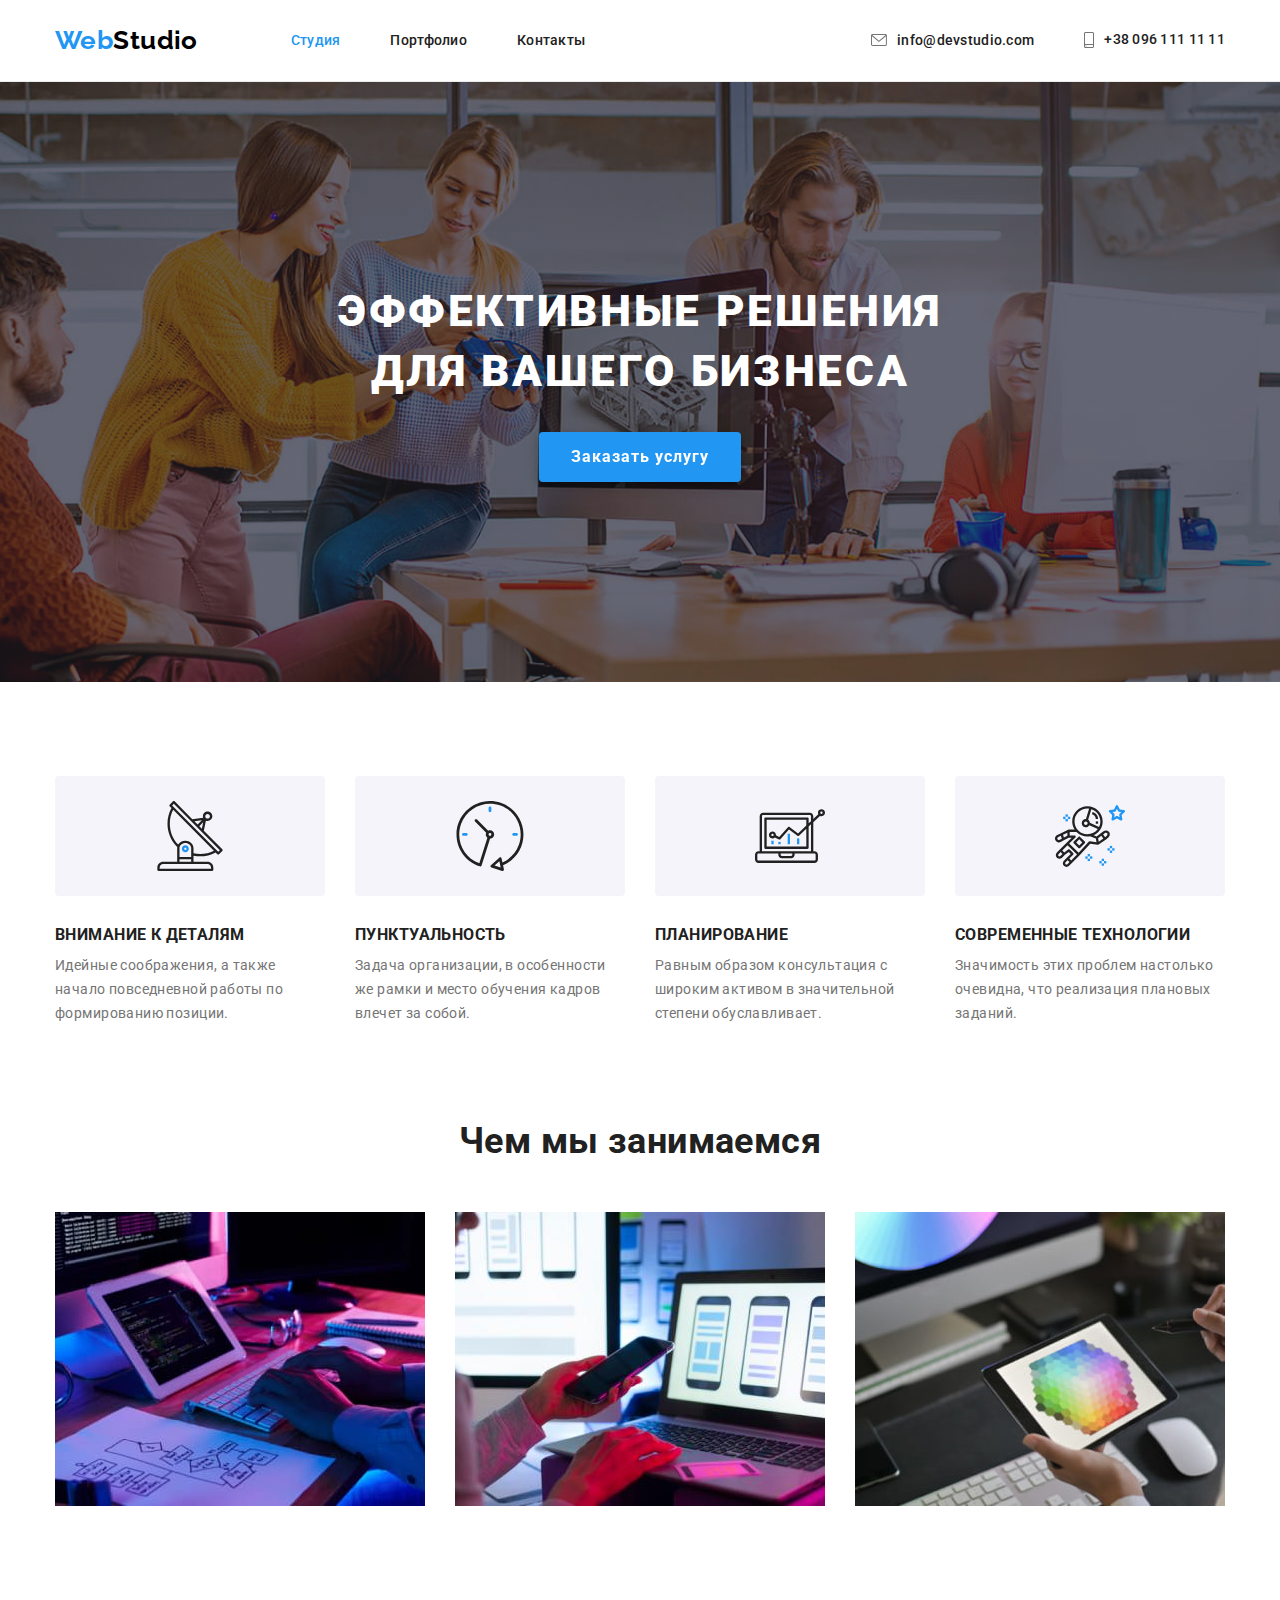
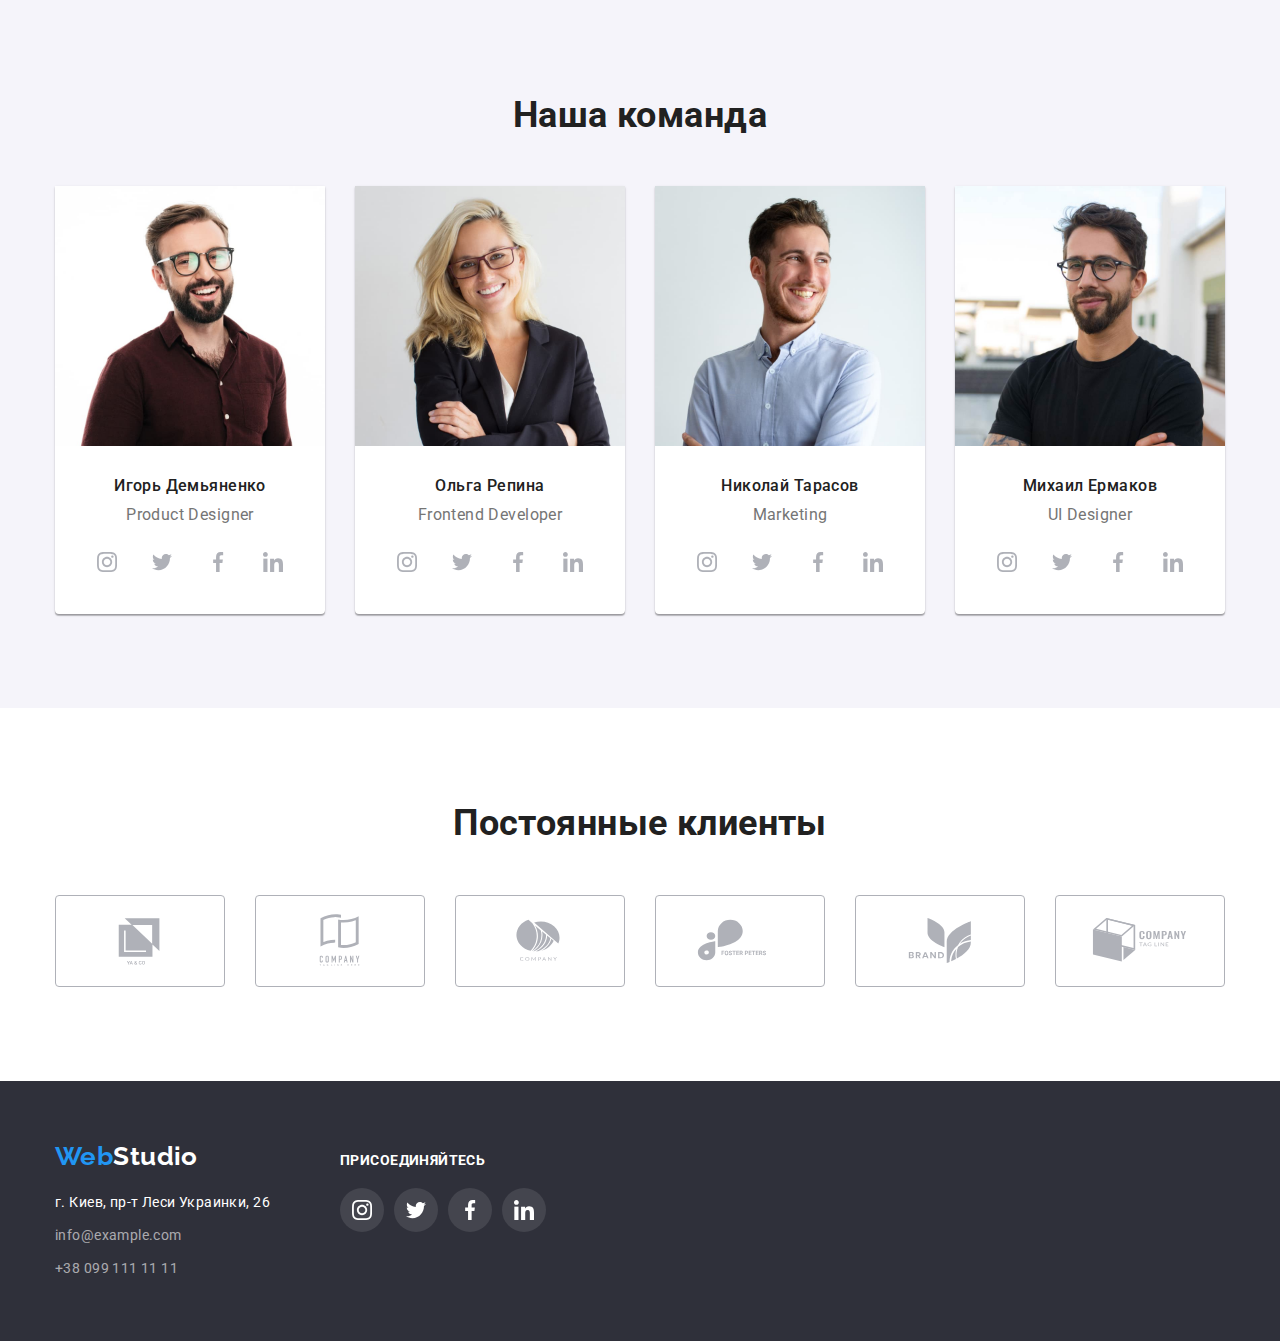
<file: index.html>
<!DOCTYPE html>
<html lang="en">
<head>
    <meta charset="UTF-8">
    <meta http-equiv="X-UA-Compatible" content="IE=edge">
    <meta name="viewport" content="width=device-width, initial-scale=1.0">
    <title>Студия</title>
    <link rel="preconnect" href="https://fonts.gstatic.com">
    <link href="https://fonts.googleapis.com/css2?family=Raleway:wght@700&family=Roboto:wght@400;500;700;900&display=swap"
        rel="stylesheet">
    <link rel="stylesheet" href="https://cdnjs.cloudflare.com/ajax/libs/modern-normalize/1.1.0/modern-normalize.css"
        integrity="sha512-Y0MM+V6ymRKN2zStTqzQ227DWhhp4Mzdo6gnlRnuaNCbc+YN/ZH0sBCLTM4M0oSy9c9VKiCvd4Jk44aCLrNS5Q=="
        crossorigin="anonymous" referrerpolicy="no-referrer" />
    <link rel="stylesheet" href="./css/styles.css">
</head>
<body>
<!--HEADER-->
    <header class="header">
        <div class="container flex header-container">
            <nav class="navigation flex">
                <a href="./index.html" lang="en" class="logo header-logo flex"><span class="logo-blue">Web</span><span
                    class="logo-black">Studio</span>
                </a>
                <ul class="menu-list list flex">
                    <li class="menu-item">
                        <a href="./index.html" class="menu-link link current-link">Студия</a>
                    </li>
                    <li class="menu-item">
                        <a href="./portfolio.html" class="menu-link link">Портфолио</a>
                    </li>
                    <li class="menu-item">
                        <a href="/" class="menu-link link">Контакты</a>
                    </li>
                </ul>
            </nav>
            <ul class="navigation-contact list flex">
                <li class="menu-contact-item link">
                    <a href="mailto:info@devstudio.com" class="menu-contact link">
                    <svg width="16" height="12" class="contact-header-svg mail-svg">
                        <use href="./images/sprite.svg#icon-envelope"></use>
                    </svg>
                        info@devstudio.com</a>
                </li>
                <li class="menu-contact-item link">
                    <a href="tel:+380961111111" class="menu-contact link">
                    <svg width="10" height="16" class="contact-header-svg tel-svg">
                        <use href="./images/sprite.svg#icon-smartphone"></use>
                    </svg>
                        +38 096 111 11 11</a>
                </li>
            </ul>
        </div>
    
    </header>
    <main>
        
<!--HERO-->
        <section class=hero>
            <div class="container">
            <h1 class="hero-title">Эффективные решения для вашего бизнеса</h1>
            <button type="button" class="hero-button">Заказать услугу</button>
            </div>

        </section>

<!--FEATURES-->
        <section class="features section">
            <div class="container features-container">
                <h2 hidden class="features-text">Особенности</h2>
                <ul class="features-list list flex wrap">
                    <li class="features-block">
                        <div class="features-block-svg">
                        <svg class="features-svg">
                            <use href="./images/sprite.svg#icon-antenna"></use>
                        </svg>
                        </div>
                        <h3 class="features-title">Внимание к деталям</h3>
                        <p class="features-text">Идейные соображения, а также начало повседневной работы по формированию позиции.</p>
                    </li>
                    <li class="features-block">
                        <div class="features-block-svg">
                        <svg class="features-svg">
                            <use href="./images/sprite.svg#icon-clock"></use>
                        </svg>
                        </div>
                        <h3 class="features-title">Пунктуальность</h3>
                        <p class="features-text">Задача организации, в особенности же рамки и место обучения кадров влечет за собой.</p>
                    </li>
                    <li class="features-block">
                        <div class="features-block-svg">
                        <svg class="features-svg">
                            <use href="./images/sprite.svg#icon-diagram"></use>
                        </svg>
                        </div>
                        <h3 class="features-title">Планирование</h3>
                        <p class="features-text">Равным образом консультация с широким активом в значительной степени обуславливает.</p>
                    </li>
                    <li class="features-block">
                        <div class="features-block-svg">
                        <svg class="features-svg">
                            <use href="./images/sprite.svg#icon-astronaut"></use>
                        </svg>
                        </div>
                        <h3 class="features-title">Современные технологии</h3>
                        <p class="features-text">Значимость этих проблем настолько очевидна, что реализация плановых заданий.</p>
                    </li>
                </ul>
            </div>


        </section>

<!--ABOUT-->
        <section class="about section">
            <div class="container">
            <h2 class="title about-title">Чем мы занимаемся</h2>
            <ul class="about-list list flex wrap">
                <li class="about-list-img">
                    <img src="images/about/img_1.jpg" alt="разработка кода" width="370" height="294">
                </li>
                <li class="about-list-img">
                    <img src="images/about/img_2.jpg" alt="разработка дизайна" width="370" height="294">
                </li>
                <li class="about-list-img">
                    <img src="images/about/img_3.jpg" alt="выбор цвета" width="370" height="294">
                </li>
            </ul>
            </div>

        </section>

<!--COMMAND-->
        <section class="command section">
                        <div class="container">
            <h2 class="title">Наша команда</h2>
            <ul class="command-list list flex wrap">
                <li class="command-list-item">
                    <img src="images/command/img_4.jpg" alt="человек" width="270" height="260">
                    <div class=command-title>
                    <h3 class="command-list-item-title">Игорь Демьяненко</h3>
                    <p lang="en" class="command-list-item-text">Product Designer</p>
                    <ul class="social-list-command list flex">
                        <li class="social-list-item">
                            <a href="" class="social-list-item-link social-list-item-link-command link">
                        
                                    <svg class="social-list-icon social-list-icon-command">
                                        <use href="./images/sprite.svg#icon-instagram"></use>
                                    </svg>
                                
                            </a>
                        </li>
                        <li class="social-list-item">
                            <a href="" class="social-list-item-link social-list-item-link-command link">
                        
                                    <svg class="social-list-icon social-list-icon-command">
                                        <use href="./images/sprite.svg#icon-twitter"></use>
                                    </svg>
                                
                            </a>
                        </li>
                        <li class="social-list-item">
                            <a href="" class="social-list-item-link social-list-item-link-command link">
                        
                                    <svg class="social-list-icon social-list-icon-command">
                                        <use href="./images/sprite.svg#icon-facebook"></use>
                                    </svg>
                                
                            </a>
                        </li>
                        <li class="social-list-item">
                            <a href="" class="social-list-item-link social-list-item-link-command link">
                        
                                    <svg class="social-list-icon social-list-icon-command">
                                    <use href="./images/sprite.svg#icon-linkedin"></use>
                                    </svg>
                                
                            </a>
                        </li>
                    </ul>
                    </div>
                </li>
                <li class="command-list-item">
                    <img src="images/command/img_5.jpg" alt="человек" width="270" height="260">
                    
                    <div class=command-title>
                    <h3 class="command-list-item-title">Ольга Репина</h3>
                    <p lang="en" class="command-list-item-text">Frontend Developer</p>
                    <ul class="social-list-command list flex">
                        <li class="social-list-item">
                            <a href="" class="social-list-item-link social-list-item-link-command link">
                        
                                    <svg class="social-list-icon social-list-icon-command">
                                        <use href="./images/sprite.svg#icon-instagram"></use>
                                    </svg>
                                
                            </a>
                        </li>
                        <li class="social-list-item">
                            <a href="" class="social-list-item-link social-list-item-link-command link">
                        
                                    <svg class="social-list-icon social-list-icon-command">
                                        <use href="./images/sprite.svg#icon-twitter"></use>
                                    </svg>
                                
                            </a>
                        </li>
                        <li class="social-list-item">
                            <a href="" class="social-list-item-link social-list-item-link-command link">
                        
                                    <svg class="social-list-icon social-list-icon-command">
                                        <use href="./images/sprite.svg#icon-facebook"></use>
                                    </svg>
                                
                            </a>
                        </li>
                        <li class="social-list-item">
                            <a href="" class="social-list-item-link social-list-item-link-command link">
                        
                                    <svg class="social-list-icon social-list-icon-command">
                                        <use href="./images/sprite.svg#icon-linkedin"></use>
                                    </svg>
                                
                            </a>
                        </li>
                    </ul>
                    </div>
                </li>
                <li class="command-list-item">
                    <img src="images/command/img_6.jpg" alt="человек" width="270" height="260">
                    
                    <div class=command-title>
                    <h3 class="command-list-item-title">Николай Тарасов</h3>
                    <p lang="en" class="command-list-item-text">Marketing</p>
                    <ul class="social-list-command list flex">
                        <li class="social-list-item">
                            <a href="" class="social-list-item-link social-list-item-link-command link">
                        
                                    <svg class="social-list-icon social-list-icon-command">
                                        <use href="./images/sprite.svg#icon-instagram"></use>
                                    </svg>
                                
                            </a>
                        </li>
                        <li class="social-list-item">
                            <a href="" class="social-list-item-link social-list-item-link-command link">
                        
                                    <svg class="social-list-icon social-list-icon-command">
                                        <use href="./images/sprite.svg#icon-twitter"></use>
                                    </svg>
                                
                            </a>
                        </li>
                        <li class="social-list-item">
                            <a href="" class="social-list-item-link social-list-item-link-command link">
                        
                                    <svg class="social-list-icon social-list-icon-command">
                                        <use href="./images/sprite.svg#icon-facebook"></use>
                                    </svg>
                                
                            </a>
                        </li>
                        <li class="social-list-item">
                            <a href="" class="social-list-item-link social-list-item-link-command link">
                        
                                    <svg class="social-list-icon social-list-icon-command">
                                        <use href="./images/sprite.svg#icon-linkedin"></use>
                                    </svg>
                                
                            </a>
                        </li>
                    </ul>
                    </div>
                </li>
                <li class="command-list-item">
                    <img src="images/command/img_7.jpg" alt="человек" width="270" height="260">
                    
                    <div class=command-title>
                    <h3 class="command-list-item-title">Михаил Ермаков</h3>
                    <p lang="en" class="command-list-item-text">UI Designer</p>
                    <ul class="social-list-command list flex">
                        <li class="social-list-item">
                            <a href="" class="social-list-item-link social-list-item-link-command link">
                        
                                    <svg class="social-list-icon social-list-icon-command">
                                        <use href="./images/sprite.svg#icon-instagram"></use>
                                    </svg>
                                
                            </a>
                        </li>
                        <li class="social-list-item">
                            <a href="" class="social-list-item-link social-list-item-link-command link">
                        
                                    <svg class="social-list-icon social-list-icon-command">
                                        <use href="./images/sprite.svg#icon-twitter"></use>
                                    </svg>
                                
                            </a>
                        </li>
                        <li class="social-list-item">
                            <a href="" class="social-list-item-link social-list-item-link-command link">
                        
                                    <svg class="social-list-icon social-list-icon-command">
                                        <use href="./images/sprite.svg#icon-facebook"></use>
                                    </svg>
                                
                            </a>
                        </li>
                        <li class="social-list-item">
                            <a href="" class="social-list-item-link social-list-item-link-command link">
                        
                                    <svg class="social-list-icon social-list-icon-command">
                                        <use href="./images/sprite.svg#icon-linkedin"></use>
                                    </svg>
                                
                            </a>
                        </li>
                    </ul>
                    </div>
                </li>
            </ul>
                        
                    </div>

        </section>
    </main>

<!--CLIENTS-->

<section class="clients section">
    <div class="container">
        <h3 class="clients-item title">Постоянные клиенты</h3>
        <ul class="clients-list list flex">
            <li class="clients-list-item">
                <a href="" class="clients-list-link flex">
                    <svg class="clients-svg">
                        <use href="./images/sprite.svg#icon-client_1"></use>
                    </svg>
                </a>
            </li>
            <li class="clients-list-item">
                <a href="" class="clients-list-link flex">
                    <svg class="clients-svg">
                        <use href="./images/sprite.svg#icon-client_2"></use>
                    </svg>
                </a>
            </li>
            <li class="clients-list-item">
                <a href="" class="clients-list-link flex">
                    <svg class="clients-svg">
                        <use href="./images/sprite.svg#icon-client_3"></use>
                    </svg>
                </a>
            </li>
            <li class="clients-list-item">
                <a href="" class="clients-list-link flex">
                    <svg class="clients-svg">
                        <use href="./images/sprite.svg#icon-client_4"></use>
                    </svg>
                </a>
            </li>
            <li class="clients-list-item">
                <a href="" class="clients-list-link flex">
                    <svg class="clients-svg">
                        <use href="./images/sprite.svg#icon-client_5"></use>
                    </svg>
                </a>
            </li>
            <li class="clients-list-item">
                <a href="" class="clients-list-link flex">
                    <svg class="clients-svg">
                        <use href="./images/sprite.svg#icon-client_6"></use>
                    </svg>
                </a>
            </li>
        </ul>
    </div>
</section>



<!--FOOTER-->
<footer class="footer">
                <div class="container footer-container">

                        <div class="footer-container-box">
    <a href="./index.html" lang="en" class="logo"><span class="logo-blue">Web</span><span
            class="logo-white">Studio</span></a>
    <address class="address-footer">
        <ul class="address-footer-list list flex">
            <li class="address-footer-list-title">
                <a href="https://goo.gl/maps/bDPtSfCHScpDjVdq6" target="_blank" rel="noopener nooferrer"
                    class="address-footer-list-title-link-map link">г. Киев, пр-т Леси Украинки, 26</a>
            </li>
            <li class="address-footer-list-title">
                <a href="mailto:info@example.com" class="address-footer-list-title-link link">info@example.com</a>
            </li>
            <li class="address-footer-list-title">
                <a href="tel:+380991111111" class="address-footer-list-title-link link">+38 099 111 11 11</a>
            </li>
        </ul>
    </address>
                        </div>


                        <div class="footer-container-box-social">
<h3 class=footer-text-social>Присоединяйтесь</h3>
<ul class="social-list-footer list flex">
    <li class="social-list-item">
        <a href="" class="social-list-item-link social-list-item-link-footer link">
    
                <svg class="social-list-icon social-list-icon-footer">
                    <use href="./images/sprite.svg#icon-instagram"></use>
                </svg>
            
        </a>
    </li>
    <li class="social-list-item">
        <a href="" class="social-list-item-link social-list-item-link-footer link">
    
                <svg class="social-list-icon social-list-icon-footer">
                    <use href="./images/sprite.svg#icon-twitter"></use>
                </svg>
            
        </a>
    </li>
    <li class="social-list-item">
        <a href="" class="social-list-item-link social-list-item-link-footer link">
    
                <svg class="social-list-icon social-list-icon-footer">
                    <use href="./images/sprite.svg#icon-facebook"></use>
                </svg>
            
        </a>
    </li>
    <li class="social-list-item">
        <a href="" class="social-list-item-link social-list-item-link-footer link">
    
                <svg class="social-list-icon social-list-icon-footer">
                    <use href="./images/sprite.svg#icon-linkedin"></use>
                </svg>
            
        </a>
    </li>
</ul>
                        </div>

                </div>

</footer>
</body>

</html>
</file>
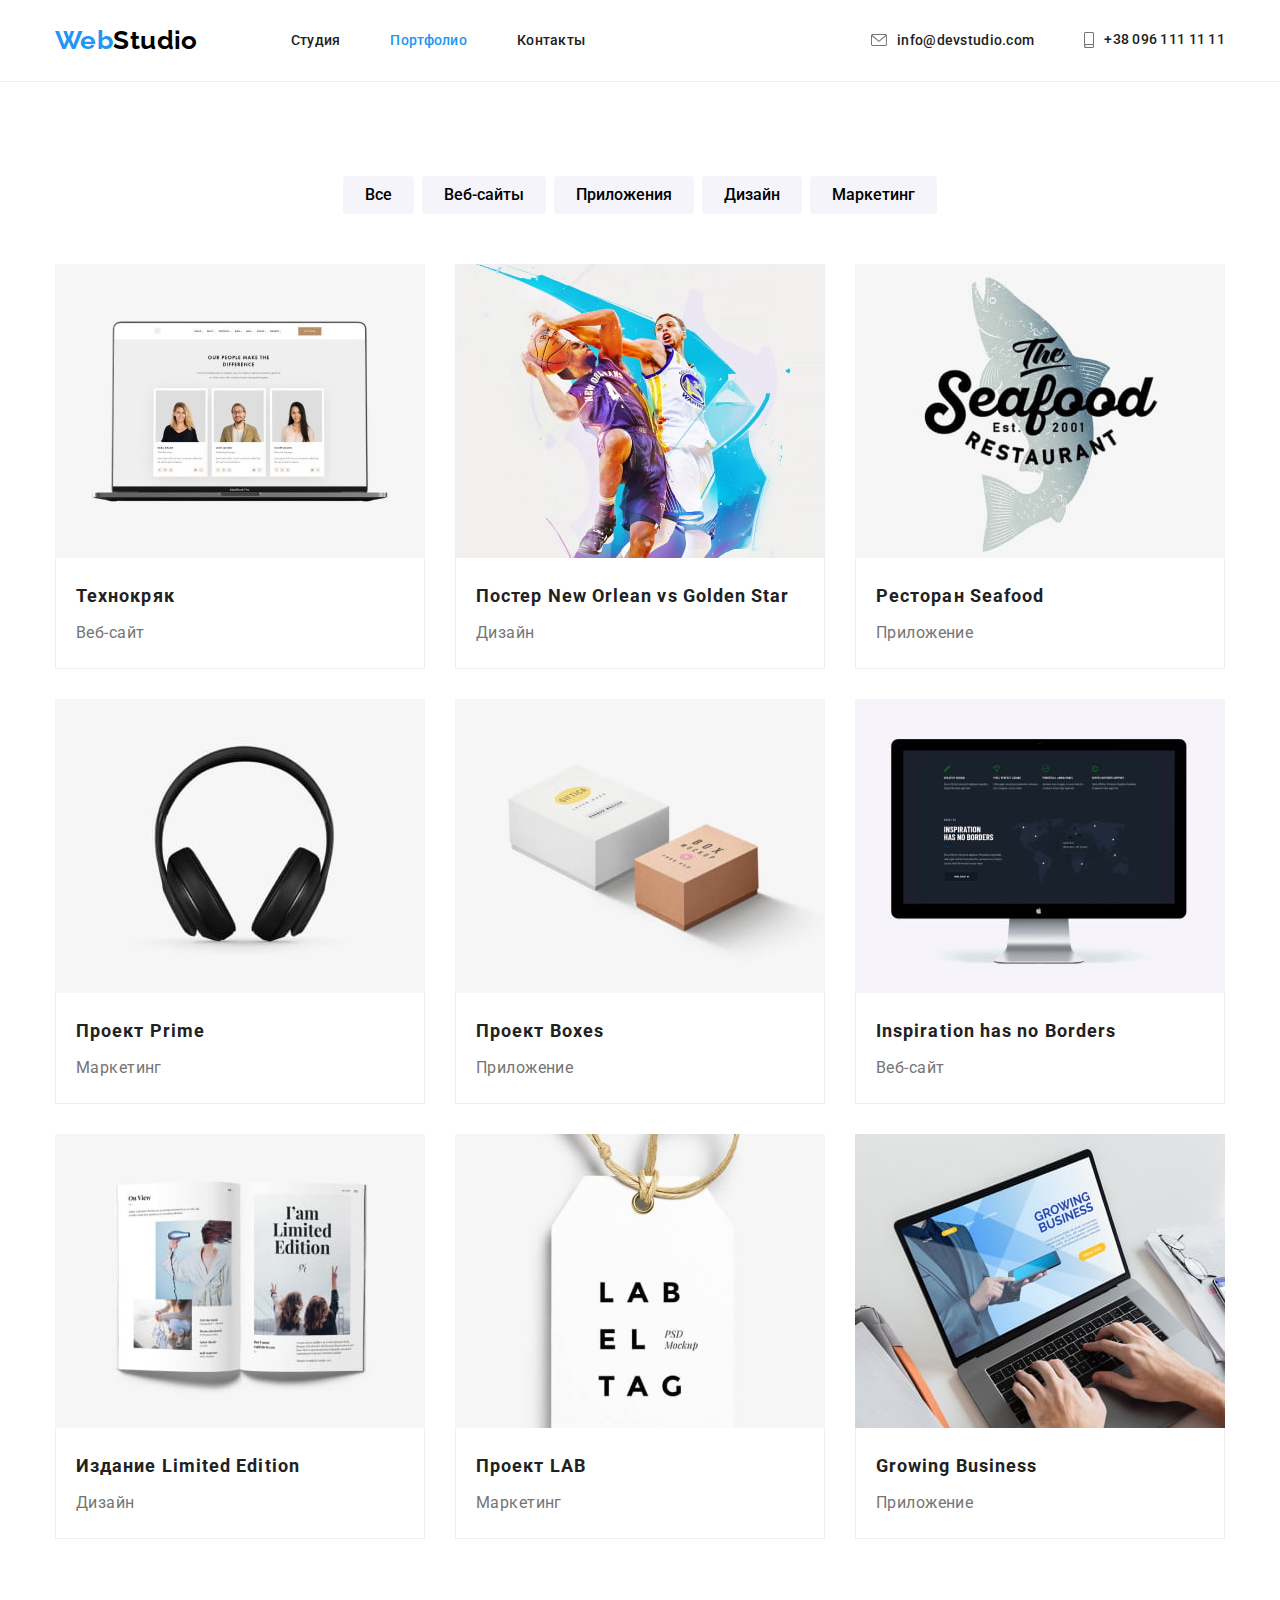
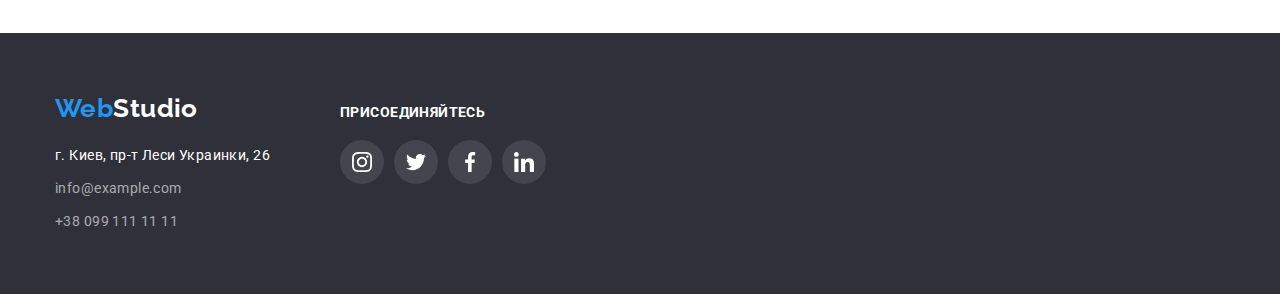
<file: portfolio.html>
<!DOCTYPE html>
<html lang="en">

<head>
    <meta charset="UTF-8">
    <meta http-equiv="X-UA-Compatible" content="IE=edge">
    <meta name="viewport" content="width=device-width, initial-scale=1.0">
    <title>Студия</title>
    <link rel="preconnect" href="https://fonts.gstatic.com">
    <link
        href="https://fonts.googleapis.com/css2?family=Raleway:wght@700&family=Roboto:wght@400;500;700;900&display=swap"
        rel="stylesheet">
    <link rel="stylesheet" href="https://cdnjs.cloudflare.com/ajax/libs/modern-normalize/1.1.0/modern-normalize.css"
        integrity="sha512-Y0MM+V6ymRKN2zStTqzQ227DWhhp4Mzdo6gnlRnuaNCbc+YN/ZH0sBCLTM4M0oSy9c9VKiCvd4Jk44aCLrNS5Q=="
        crossorigin="anonymous" referrerpolicy="no-referrer" />
    <link rel="stylesheet" href="./css/styles.css">
</head>

<body>
<!--HEADER-->
<header class="header">
    <div class="container flex header-container">
        <nav class="navigation flex">
            <a href="./index.html" lang="en" class="logo header-logo flex"><span class="logo-blue">Web</span><span
                    class="logo-black">Studio</span>
            </a>
            <ul class="menu-list list flex">
                <li class="menu-item">
                    <a href="./index.html" class="menu-link link">Студия</a>
                </li>
                <li class="menu-item">
                    <a href="./portfolio.html" class="menu-link link current-link">Портфолио</a>
                </li>
                <li class="menu-item">
                    <a href="/" class="menu-link link">Контакты</a>
                </li>
            </ul>
        </nav>
        <ul class="navigation-contact list flex">
            <li class="menu-contact-item link">
                <a href="mailto:info@devstudio.com" class="menu-contact link">
                    <svg width="16" height="12" class="contact-header-svg mail-svg">
                        <use href="./images/sprite.svg#icon-envelope"></use>
                    </svg>
                    info@devstudio.com</a>
            </li>
            <li class="menu-contact-item link">
                <a href="tel:+380961111111" class="menu-contact link">
                    <svg width="10" height="16" class="contact-header-svg tel-svg">
                        <use href="./images/sprite.svg#icon-smartphone"></use>
                    </svg>
                    +38 096 111 11 11</a>
            </li>
        </ul>
    </div>

</header>
    <main>

<!--BUTTONS-PORTFOLIO-->
        <section class="portfolio-button-section section">
<div class="container">
            <h2 hidden class="portfolio">Портфолио</h2>
            <ul class="portfolio-button-list list flex">
                <li class=portfolio-button-list-item>
                    <button type="button" class="portfolio-button">Все</button>
                </li>
                <li class=portfolio-button-list-item>
                    <button type="button" class="portfolio-button">Веб-сайты</button>
                </li>
                <li class=portfolio-button-list-item>
                    <button type="button" class="portfolio-button">Приложения</button>
                </li>
                <li class=portfolio-button-list-item>
                    <button type="button" class="portfolio-button">Дизайн</button>
                </li>
                <li class=portfolio-button-list-item>
                    <button type="button" class="portfolio-button">Маркетинг</button>
                </li>
            </ul>

<!--LIST PORTFOLIO-->
<ul class="portfolio-list list flex wrap">
    <li class="portfolio-list-item">
        <a href="/" class="portfolio-list-item-link anim-link-c link">
            <div class="portfolio-list-box">
                <div class="portfolio-img-wrapper">
                    <img src="./images/portfolio/techno.jpg" alt="Сайт на экране" width="370" height="294">

                </div>
                <div class="border-to-image">
                    <h3 class="portfolio-list-item-title">Технокряк</h3>
                    <p class="portfolio-list-item-text">Веб-сайт</p>
                </div>
            </div>


        </a>
        <!--___________111____________-->

    </li>


    <!--___________222____________-->
    <li class="portfolio-list-item">
        <a href="/" class="portfolio-list-item-link anim-link-c link">
            <div class="portfolio-list-box">
                <div class="portfolio-img-wrapper">
                    <img src="./images/portfolio/poster_basketball.jpg" alt="баскетболисты в действии" width="370"
                        height="294">

                </div>
                <div class="border-to-image">
                    <h3 class="portfolio-list-item-title">Постер <span lang="en">New Orlean vs Golden Star</span></h3>
                    <p class="portfolio-list-item-text">Дизайн</p>
                </div>
            </div>
        </a>
    </li>

    <!--___________333____________-->

    <li class="portfolio-list-item">
        <a href="/" class="portfolio-list-item-link anim-link-c link">
            <div class="portfolio-list-box">
                <div class="portfolio-img-wrapper">
                    <img src="./images/portfolio/seafood.jpg" alt="логотип с рыбой" width="370" height="294">

                </div>
                <div class="border-to-image">
                    <h3 class="portfolio-list-item-title">Ресторан <span lang="en">Seafood</span></h3>
                    <p class="portfolio-list-item-text">Приложение</p>
                </div>
            </div>
        </a>
    </li>

    <!--___________444____________-->


    <li class="portfolio-list-item">
        <a href="/" class="portfolio-list-item-link anim-link-c link">
            <div class="portfolio-list-box">
                <div class="portfolio-img-wrapper">
                    <img src="./images/portfolio/headphone.jpg" alt="наушники" width="370" height="294">

                </div>
                <div class="border-to-image">
                    <h3 class="portfolio-list-item-title">Проект <span lang="en">Prime</span></h3>
                    <p class="portfolio-list-item-text">Маркетинг</p>
                </div>
            </div>
        </a>
    </li>

    <!--___________555____________-->

    <li class="portfolio-list-item">
        <a href="/" class="portfolio-list-item-link anim-link-c link">
            <div class="portfolio-list-box">
                <div class="portfolio-img-wrapper">
                    <img src="./images/portfolio/boxes.jpg" alt="две коробки" width="370" height="294">

                </div>
                <div class="border-to-image">
                    <h3 class="portfolio-list-item-title">Проект <span lang="en">Boxes</span></h3>
                    <p class="portfolio-list-item-text">Приложение</p>
                </div>
            </div>
        </a>
    </li>


    <!--___________666____________-->

    <li class="portfolio-list-item">
        <a href="/" class="portfolio-list-item-link anim-link-c link">
            <div class="portfolio-list-box">
                <div class="portfolio-img-wrapper">
                    <img src="./images/portfolio/pc1.jpg" alt="экран компьютера" width="370" height="294">

                </div>
                <div class="border-to-image">
                    <h3 lang="en" class="portfolio-list-item-title">Inspiration has no Borders</h3>
                    <p class="portfolio-list-item-text">Веб-сайт</p>
                </div>
            </div>
        </a>
    </li>


    <!--___________777____________-->
    <li class="portfolio-list-item">
        <a href="/" class="portfolio-list-item-link anim-link-c link">
            <div class="portfolio-list-box">
                <div class="portfolio-img-wrapper">
                    <img src="./images/portfolio/book.jpg" alt="открытая книга" width="370" height="294">

                </div>
                <div class="border-to-image">
                    <h3 class="portfolio-list-item-title">Издание <span lang="en">Limited Edition</span></h3>
                    <p class="portfolio-list-item-text">Дизайн</p>
                </div>
            </div>
        </a>
    </li>

    <!--____________888___________-->

    <li class="portfolio-list-item">
        <a href="/" class="portfolio-list-item-link anim-link-c link">
            <div class="portfolio-list-box">
                <div class="portfolio-img-wrapper">
                    <img src="./images/portfolio/lab.jpg" alt="бирка с надписью" width="370" height="294">

                </div>
                <div class="border-to-image">
                    <h3 class="portfolio-list-item-title">Проект <span lang="en">LAB</span></h3>
                    <p class="portfolio-list-item-text">Маркетинг</p>

                </div>
            </div>
        </a>
    </li>
    <!--__________999_____________-->
    <li class="portfolio-list-item">
        <a href="/" class="portfolio-list-item-link anim-link-c link">
            <div class="portfolio-list-box">
                <div class="portfolio-img-wrapper">
                    <img src="./images/portfolio/laptop.jpg" alt="человек печатает на лэптопе" width="370" height="294">

                </div>
                <div class="border-to-image">
                    <h3 lang="en" class="portfolio-list-item-title">Growing Business</h3>
                    <p class="portfolio-list-item-text">Приложение</p>
                </div>
            </div>
        </a>
    </li>
</ul>
</div>

<!--__________101010_____________-->

        </section>

    </main>
<!--FOOTER-->
<footer class="footer">
    <div class="container footer-container">

        <div class="footer-container-box">
            <a href="./index.html" lang="en" class="logo"><span class="logo-blue">Web</span><span
                    class="logo-white">Studio</span></a>
            <address class="address-footer">
                <ul class="address-footer-list list flex">
                    <li class="address-footer-list-title">
                        <a href="https://goo.gl/maps/bDPtSfCHScpDjVdq6" target="_blank" rel="noopener nooferrer"
                            class="address-footer-list-title-link-map link">г. Киев, пр-т Леси Украинки, 26</a>
                    </li>
                    <li class="address-footer-list-title">
                        <a href="mailto:info@example.com"
                            class="address-footer-list-title-link link">info@example.com</a>
                    </li>
                    <li class="address-footer-list-title">
                        <a href="tel:+380991111111" class="address-footer-list-title-link link">+38 099 111 11 11</a>
                    </li>
                </ul>
            </address>
        </div>


        <div class="footer-container-box-social">
            <h3 class=footer-text-social>Присоединяйтесь</h3>
            <ul class="social-list-footer list flex">
                <li class="social-list-item">
                    <a href="" class="social-list-item-link social-list-item-link-footer link">

                        <svg class="social-list-icon social-list-icon-footer">
                            <use href="./images/sprite.svg#icon-instagram"></use>
                        </svg>

                    </a>
                </li>
                <li class="social-list-item">
                    <a href="" class="social-list-item-link social-list-item-link-footer link">

                        <svg class="social-list-icon social-list-icon-footer">
                            <use href="./images/sprite.svg#icon-twitter"></use>
                        </svg>

                    </a>
                </li>
                <li class="social-list-item">
                    <a href="" class="social-list-item-link social-list-item-link-footer link">

                        <svg class="social-list-icon social-list-icon-footer">
                            <use href="./images/sprite.svg#icon-facebook"></use>
                        </svg>

                    </a>
                </li>
                <li class="social-list-item">
                    <a href="" class="social-list-item-link social-list-item-link-footer link">

                        <svg class="social-list-icon social-list-icon-footer">
                            <use href="./images/sprite.svg#icon-linkedin"></use>
                        </svg>

                    </a>
                </li>
            </ul>
        </div>

    </div>

</footer>
</body>

</html>
</file>
<file: css/styles.css>
:root {
  --main-font: Roboto, sans-serif;
  --seconary-font: Raleway, sans-serif;
  --focus-colour: #2196f3;
  --main-colour: #212121;
  --seconary-colour: #757575;
  --background-colour: #2f303a;
  --footer-link-colour: rgba(255, 255, 255, 0.6);
  --dark-text-colour: #ffffff;
  --hero-button-focus-colour: #188ce8;
  --button-background-colour: #f5f4fa;
  --tripple-colour: #afb1b8;
  --primary-font-size: 14px;
  --seconary-font-size: 16px;
  --title-font-size: 36px;
  --padding-section: 94px;
  --primary-margin: 30px;
  --primary-margin-reverse: -30px;
  --portfolio-button-vertical-padding: 6px;
  --portfolio-button-horizontal-padding: 22px;
  --padding-footer-top-bottom: 60px;
  --flex-x3: calc((100% - 90px) / 3);
  --flex-x4: calc((100% - 120px) / 4);
  --flex-x6: calc((100% - 180px) / 6);
  --portfolio-list-item-padding: 20px;
  --menu-interval: 50px;
}

/*+++++++++++++ GLOBAL +++++++++++++*/

h1,
h2,
h3,
h4,
h5,
h6,
p {
  margin-top: 0;
  margin-bottom: 0;
}

ul,
ol {
  margin-top: 0;
  margin-bottom: 0;
  padding-left: 0;
}

img {
  display: block;
}

body {
  font-family: var(--main-font);
  color: var(--main-colour);
  font-size: var(--primary-font-size);
  letter-spacing: 0.03em;
}

address {
  font-family: var(--main-font);
  font-style: normal;
}

.list {
  list-style: none;
}

.link {
  text-decoration: none;
}

/*+++++++++++++ ENG GLOBAL +++++++++++++*/

/*========== COMPONENTS ==========*/
.title {
  font-size: var(--title-font-size);
  line-height: 1.17;
  text-align: center;
  margin-bottom: 50px;
  color: var(--main-colour);
}

.flex {
  display: flex;
}

.container {
  width: 1200px;
  padding-left: 15px;
  padding-right: 15px;
  margin-left: auto;
  margin-right: auto;
}

.wrap {
  flex-wrap: wrap;
}

.section {
  padding-top: var(--padding-section);
  padding-bottom: var(--padding-section);
}

/*SOCIAL*/

.social-list-icon {
  height: 20px;
  width: 20px;
}

.social-list-item-link {
  height: 44px;
  width: 44px;
  border-radius: 50%;

  display: flex;
  justify-content: center;
  align-items: center;
}

.social-list-item-link:hover,
.social-list-item-link:focus {
  background-color: var(--focus-colour);
}

.social-list-item-link:hover .social-list-icon,
.social-list-item-link:focus .social-list-icon {
  fill: var(--dark-text-colour);
}

/*END SOCIAL*/
/*========== END COMPONENTS ==========*/

/*========== LOGO ==========*/

.logo {
  font-family: var(--seconary-font);
  font-weight: 700;
  font-size: 26px;
  line-height: 1.19;
  text-decoration: none;
}

.logo-black {
  color: black;
}

.logo-white {
  color: white;
}

.logo-blue {
  color: var(--focus-colour);
}

/*========== END LOGO ==========*/

/*========== HEADER ==========*/
.header {
  border-bottom: 1px solid #ececec;
}

.header-logo {
  margin-right: 93px;
  padding-top: 24px;
  padding-bottom: 25px;
}

.header-logo,
.menu-list,
.navigation-contact {
  align-items: center;
}

.menu-link,
.menu-contact {
  font-weight: 500;
  line-height: 1.14;
  letter-spacing: 0.02em;
  color: var(--main-colour);
}

.navigation-contact {
  margin-left: auto;
  align-items: center;
}

.menu-item {
  position: relative;
  padding-top: 32px;
  padding-bottom: 32px;
}

.menu-link:hover,
.menu-link:focus,
.menu-link:active,
.current-link,
.menu-contact:hover,
.menu-contact:focus {
  color: var(--focus-colour);
}

.menu-contact-item:last-child {
  margin-left: var(--menu-interval);
}

.menu-list > .menu-item:not(:last-child) {
  margin-right: var(--menu-interval);
}

.contact-header-svg {
  /* height: 16px;*/
  fill: var(--seconary-colour);
  margin-right: 10px;
  display: flex;
  align-items: center;
  /*border: 1px solid red;*/
}

.menu-contact {
  /*border: 1px solid black;*/
  display: flex;
  align-items: center;
}
/*
.mail-svg {
  width: 12px;
}

.tel-svg {
  width: 10px;
}
*/
.menu-contact:hover .contact-header-svg,
.menu-contact:focus .contact-header-svg {
  fill: var(--focus-colour);
}
/*========== END HEADER ==========*/

/*========== FOOTER ==========*/
.footer {
  background-color: var(--background-colour);
  padding-top: 60px;
  padding-bottom: 60px;
  /*padding-left: 215px;*/
}

.address-footer {
  margin-top: 20px;
}

.address-footer-list {
  flex-direction: column;
}

.address-footer-list > .address-footer-list-title:not(:last-child) {
  margin-bottom: 9px;
}

.address-footer-list-title-link-map,
.address-footer-list-title-link {
  font-style: inherit;
  line-height: 1.71;
}

.address-footer-list-title-link-map {
  color: var(--dark-text-colour);
}

.address-footer-list-title-link {
  color: var(--footer-link-colour);
}

.footer-text-social {
  font-family: Roboto, sans-serif;
  font-size: var(--main-font);
  line-height: 16px;
  text-transform: uppercase;
  color: var(--dark-text-colour);
  margin-bottom: 20px;
}

.footer-container {
  display: flex;
  align-items: baseline;
}

.footer-container-box {
  margin-right: 70px;
}

/*SOCIAL*/
.social-list-footer > .social-list-item:not(:last-child) {
  margin-right: 10px;
}

.social-list-icon-footer {
  fill: var(--dark-text-colour);
}

.social-list-item-link-footer {
  background-color: rgba(255, 255, 255, 0.1);
}
/*END SOCIAL*/
/*========== END FOOTER ==========*/

/*========== HERO ==========*/
.hero {
  background-color: var(--background-colour);
  padding-top: 200px;
  padding-bottom: 200px;
  background-image: linear-gradient(rgba(47, 48, 58, 0.4), rgba(47, 48, 58, 0.4)),
    url(../images/hero/bg.jpg);
  background-size: cover, 1600px;
  background-repeat: no-repeat;
  background-position: center;
}

.hero-title,
.hero-button {
  text-align: center;
  letter-spacing: 0.06em;
  color: var(--dark-text-colour);
  margin-left: auto;
  margin-right: auto;
}

.hero-title {
  font-weight: 900;
  font-size: 44px;
  line-height: 1.36;
  text-transform: uppercase;
  margin-bottom: 30px;
  width: 696px;
  /* height: 120px;*/
}

.hero-button {
  font-weight: 700;
  font-size: 16px;
  line-height: 1.88;
  display: flex;
  align-items: center;
  background-color: var(--focus-colour);
  cursor: pointer;
  filter: drop-shadow(0px 4px 4px rgba(0, 0, 0, 0.25));
  border-radius: 4px;
  padding: 10px 32px;
  border: 0px;
}

.hero-button:hover,
.hero-button:focus,
.hero-button {
  box-shadow: 0px 4px 4px rgba(0, 0, 0, 0.15);
}

.hero-button:hover,
.hero-button:focus {
  background-color: var(--hero-button-focus-colour);
}

/*========== END HERO ==========*/

/*========== FEATURES ==========*/

.features-svg {
  height: 70px;
  width: 70px;
}

.features-text {
  line-height: 1.71;
  color: var(--seconary-colour);
}

.features-title {
  line-height: 1.14;
  text-transform: uppercase;
  margin-bottom: 10px;
}

.features-list {
  margin-left: var(--primary-margin-reverse);
  margin-top: var(--primary-margin-reverse);
}

.features-block-svg {
  display: flex;
  justify-content: center;
  align-items: center;
  /*
  padding-top: 25px;
  padding-bottom: 25px;
  padding-left: 100px;
  padding-right: 100px;
  */
  width: 270px;
  height: 120px;
  background-color: var(--button-background-colour);
  border-radius: 4px;

  margin-bottom: var(--primary-margin);
}

/*.features-list > .features-block:not(:last-child) {
  margin-right: 30px;
}
*/

.features-block {
  margin-left: var(--primary-margin);
  margin-top: var(--primary-margin);
  flex-basis: var(--flex-x4);
}
/*========== END FEATURES ==========*/

/*========== ABOUT ==========*/

/*.about-list > .about-list-img:not(:last-child) {
  margin-right: 30px;
}*/

.about-list {
  margin-left: var(--primary-margin-reverse);
  margin-top: var(--primary-margin-reverse);
}

.about-list-img {
  margin-left: var(--primary-margin);
  margin-top: var(--primary-margin);
  flex-basis: var(--flex-x3);
}

.about {
  padding-top: 0;
}

/*========== END ABOUT ==========*/

/*========== COMMAND ==========*/

.command {
  background: #f5f4fa;
}

.command-list-item-title,
.command-list-item-text {
  font-size: var(--seconary-font-size);
  text-align: center;
}

.command-list-item-title {
  font-weight: 500;
  line-height: 1.19;
  /*margin-top: 30px;*/
  margin-bottom: 10px;
}

.command-list-item-text {
  line-height: 1.19;
  color: var(--seconary-colour);
  margin-bottom: 16px;
}

.command-list {
  margin-left: var(--primary-margin-reverse);
  margin-top: var(--primary-margin-reverse);
}

.command-list-item {
  margin-left: var(--primary-margin);
  margin-top: var(--primary-margin);
  flex-basis: var(--flex-x4);
  box-shadow: 0px 1px 3px rgba(0, 0, 0, 0.12), 0px 1px 1px rgba(0, 0, 0, 0.14),
    0px 2px 1px rgba(0, 0, 0, 0.2);
  border-radius: 0px 0px 4px 4px;
  background: #ffffff;
}

.command-title {
  padding: 30px;
}
/*SOCIAL*/
.social-list-command {
  justify-content: space-between;
}

.social-list-icon-command {
  fill: var(--tripple-colour);
}

.social-list-item-link-command {
  background-color: var(--dark-text-colour);
}
/*END SOCIAL*/
/*========== END COMMAND ==========*/

/*========== CLIENTS ==========*/
.clients-item {
  margin-bottom: 50px;
}

.clients-list-link {
  border: 1px solid var(--tripple-colour);
  box-sizing: border-box;
  border-radius: 4px;
  display: flex;
  justify-content: center;
  align-items: center;
  width: 170px;
  height: 92px;
}
/*
.clients-list {
  justify-content: center;
}
*/
.clients-svg {
  height: 60px;
  width: 106px;
  fill: var(--tripple-colour);
}

.clients-list-link:hover,
.clients-list-link:focus {
  border: 1px solid var(--focus-colour);
}

.clients-list-link:hover .clients-svg,
.clients-list-link:focus .clients-svg {
  fill: var(--focus-colour);
}

.clients-list-item {
  flex-basis: var(--flex-x6);
  margin-left: var(--primary-margin);
  margin-top: var(--primary-margin);
}

.clients-list {
  margin-left: var(--primary-margin-reverse);
  margin-top: var(--primary-margin-reverse);
    align-items: center;
}

/*========== END CLIENTS ==========*/

/*========== PORTFOLIO BUTTON ==========*/

.portfolio-button {
  font-weight: 500;
  font-size: var(--seconary-font-size);
  line-height: 1.63;
  text-align: center;
  background-color: var(--button-background-colour);
  cursor: pointer;
  border-radius: 4px;
  padding-left: var(--portfolio-button-horizontal-padding);
  padding-right: var(--portfolio-button-horizontal-padding);
  padding-top: var(--portfolio-button-vertical-padding);
  padding-bottom: var(--portfolio-button-vertical-padding);
  /* border: 2px solid black;*/
  border: none;
}

.portfolio-button-list {
  margin-bottom: 50px;
  /* padding-left: var(--portfolio-button-list-padding);
  padding-right: var(--portfolio-button-list-padding);*/
  /*justify-content: space-between;*/
  justify-content: center;
}

.portfolio-button-list > .portfolio-button-list-item:not(:last-child) {
  margin-right: 8px;
}

.portfolio-button:hover,
.portfolio-button:focus {
  color: var(--dark-text-colour);
  background-color: var(--focus-colour);
  box-shadow: 0px 3px 1px rgba(0, 0, 0, 0.1), 0px 1px 2px rgba(0, 0, 0, 0.08),
    0px 2px 2px rgba(0, 0, 0, 0.12);
}

/*========== END PORTFOLIO BUTTON ==========*/

/*========== PORTFOLIO LIST ==========*/
.portfolio-list-item-title {
  font-size: 18px;
  line-height: 2;
  letter-spacing: 0.06em;
  margin-bottom: 4px;
  color: var(--main-colour);
}

.portfolio-list-item-text {
  font-size: var(--seconary-font-size);
  line-height: 1.88;
  color: var(--seconary-colour);
}

.portfolio-list-item {
  background: var(--dark-text-colour);
}

.portfolio-list-item-link:hover .portfolio-list-box,
.portfolio-list-item-link:focus .portfolio-list-box {
  box-sizing: border-box;
  box-shadow: 0px 1px 1px rgba(0, 0, 0, 0.12), 0px 4px 4px rgba(0, 0, 0, 0.06),
    1px 4px 6px rgba(0, 0, 0, 0.16);
}

.portfolio-list-item {
  flex-basis: var(--flex-x3);
  margin-left: var(--primary-margin);
  margin-top: var(--primary-margin);
}

.portfolio-list {
  margin-left: var(--primary-margin-reverse);
  margin-top: var(--primary-margin-reverse);
}

.border-to-image {
  border: 1px solid #eeeeee;
  border-top: 0px;
  padding: var(--portfolio-list-item-padding);
}

/*========== END PORTFOLIO LIST ==========*/
</file>
